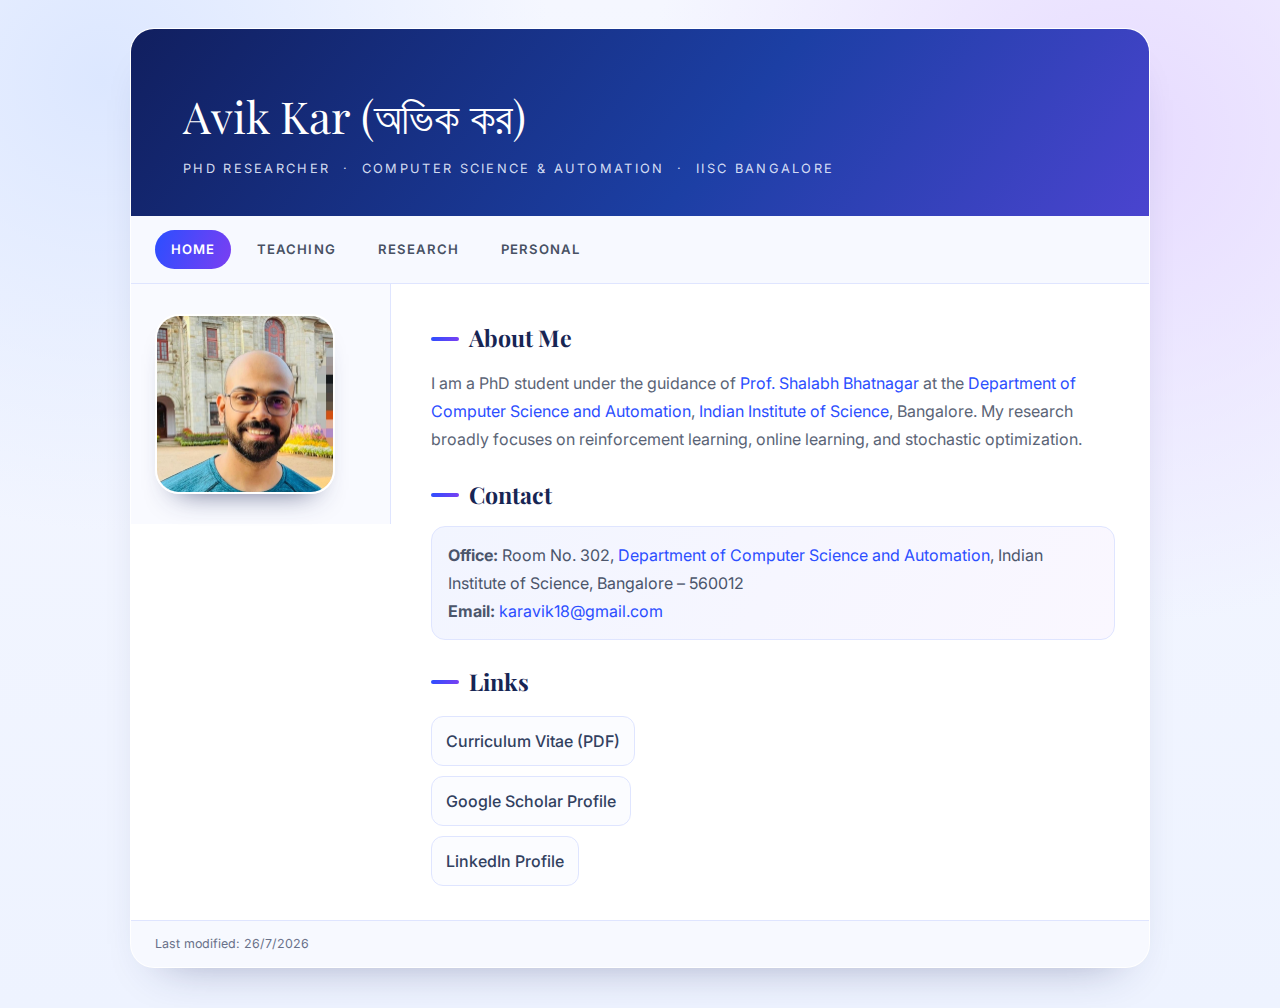
<file: index.html>
<!DOCTYPE html>
<html lang="en" xmlns="http://www.w3.org/1999/xhtml">
    <head>
        <title>Avik Kar | PhD Student, IISc Bangalore</title>
        <meta http-equiv="Content-Type" content="text/html; charset=utf-8" />
        <meta name="viewport" content="width=device-width, initial-scale=1.0" />
        <link rel="stylesheet" type="text/css" href="style.css"/>
        <meta content="Avik Kar" name="author">
        <meta name="keywords" content="Avik, Kar, ece, mathematics, iisc, reinforcement learning, markov decision processes, bandits, online learning">
        <meta name="description" content="Avik Kar – PhD Student at the Department of Computer Science and Automation, Indian Institute of Science, Bangalore.">
        <link rel="shortcut icon" href="favicon.ico" type="image/icon">
        <link rel="icon" href="favicon.ico" type="image/icon">
    </head>
    <body>
        <div id="container">

            <!-- ===== HEADER ===== -->
            <div id="header">
                <div id="header-name">Avik Kar (অভিক কর)</div>
                <div id="header-title">PhD Researcher &nbsp;·&nbsp; Computer Science &amp; Automation &nbsp;·&nbsp; IISc Bangalore</div>
            </div>

            <!-- ===== NAVIGATION ===== -->
            <div id="menu">
                <a href="index.html" class="active">Home</a>
                <a href="./ta/index.html">Teaching</a>
                <a href="./research/index.html">Research</a>
                <a href="./personal/index.html">Personal</a>
            </div>

            <!-- ===== BODY WRAPPER ===== -->
            <div id="body-wrapper">

                <!-- Sidebar -->
                <div id="sidebar">
                    <img src="./assets/avik_2.png" alt="Photo of Avik Kar" />
                </div>

                <!-- Main Content -->
                <div id="main">
                    <h2>About Me</h2>
                    <div id="text">
                        <p>
                            I am a PhD student under the guidance of
                            <a href="https://www.csa.iisc.ac.in/~shalabh/" target="_blank" rel="noopener">Prof. Shalabh Bhatnagar</a>
                            at the <a href="http://csa.iisc.ac.in/" target="_blank" rel="noopener">Department of Computer Science and Automation</a>,
                            <a href="https://iisc.ac.in/" target="_blank" rel="noopener">Indian Institute of Science</a>, Bangalore.
                            My research broadly focuses on reinforcement learning, online learning, and stochastic optimization.
                        </p>
                    </div>

                    <h2>Contact</h2>
                    <div class="contact-block">
                        <strong>Office:</strong> Room No. 302,
                        <a href="http://csa.iisc.ac.in/" target="_blank" rel="noopener">Department of Computer Science and Automation</a>,
                        Indian Institute of Science, Bangalore – 560012<br>
                        <strong>Email:</strong> <a href="mailto:karavik18@gmail.com" target="_blank" rel="noopener">karavik18@gmail.com</a>
                    </div>

                    <h2>Links</h2>
                    <div class="profile-links">
                        <span class="profile-link-item">
                            <a href="./assets/AvikKar_CV.pdf" target="_blank" rel="noopener">Curriculum Vitae (PDF)</a>
                        </span>
                        <span class="profile-link-item">
                            <a href="https://scholar.google.co.in/citations?hl=en&user=Nsj1CQ8AAAAJ" target="_blank" rel="noopener">Google Scholar Profile</a>
                        </span>
                        <span class="profile-link-item">
                            <a href="https://www.linkedin.com/in/karavik18" target="_blank" rel="noopener">LinkedIn Profile</a>
                        </span>
                    </div>
                </div>
            </div><!-- /#body-wrapper -->

            <!-- ===== FOOTER ===== -->
            <div id="footer">
                <script>
                    var datUpdated = new Date(document.lastModified);
                    var datMonth = datUpdated.getMonth() + 1;
                    var datDate  = datUpdated.getDate();
                    var datYear  = datUpdated.getFullYear();
                    document.write("Last modified: " + datDate + "/" + datMonth + "/" + datYear);
                </script>
            </div>

        </div><!-- /#container -->
    </body>
</html>
</file>
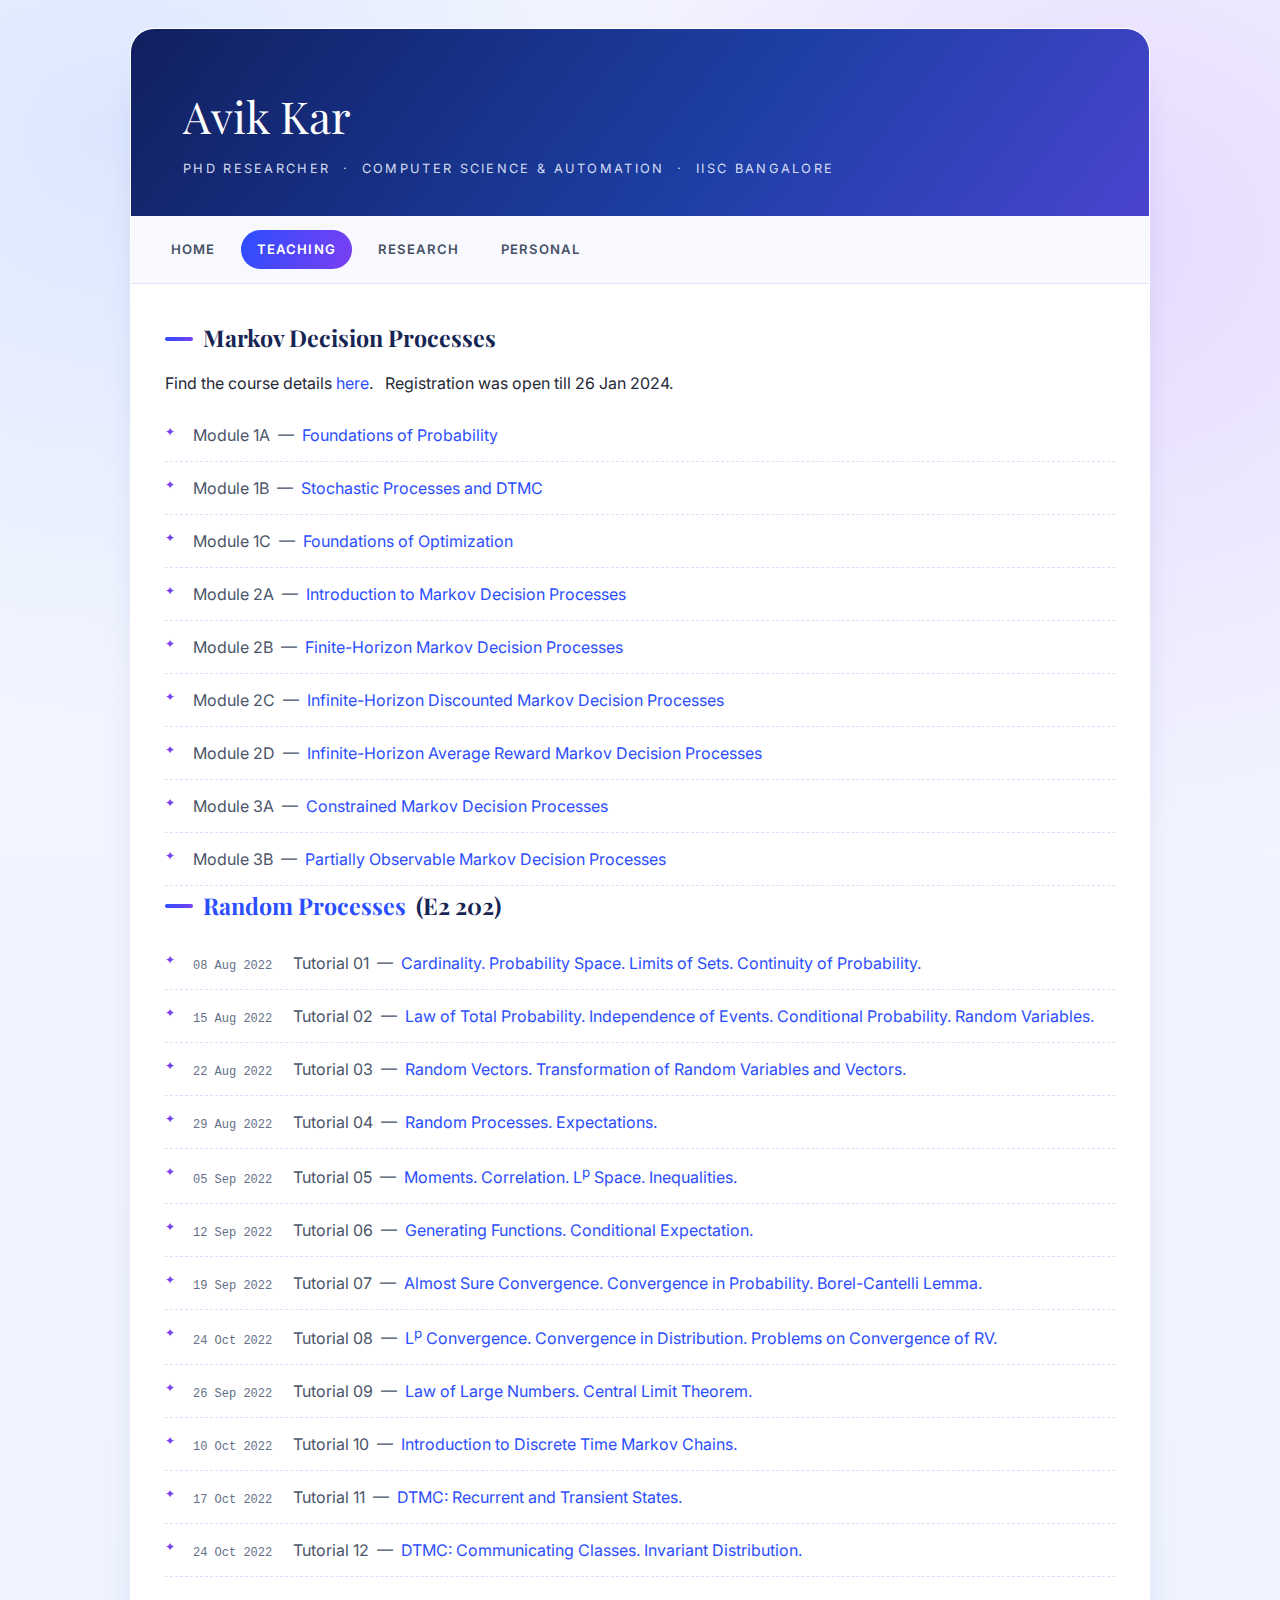
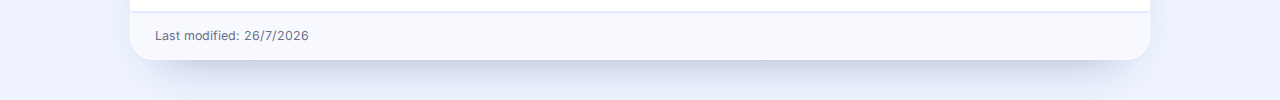
<file: ta/index.html>
<!DOCTYPE html>
<html lang="en" xmlns="http://www.w3.org/1999/xhtml">
<head>
    <title>Teaching | Avik Kar</title>
    <meta http-equiv="Content-Type" content="text/html; charset=utf-8" />
    <meta name="viewport" content="width=device-width, initial-scale=1.0" />
    <link rel="stylesheet" type="text/css" href="style.css"/>
    <meta content="Avik Kar" name="author">
    <meta name="keywords" content="Avik, Kar, iisc, MDP, random processes, teaching, tutorials">
    <meta name="description" content="Teaching page of Avik Kar – Course materials and tutorials.">
    <link rel="shortcut icon" href="favicon.ico" type="image/icon">
    <link rel="icon" href="favicon.ico" type="image/icon">
</head>
<body>
<div id="container">

    <!-- ===== HEADER ===== -->
    <div id="header">
        <div id="header-name">Avik Kar</div>
        <div id="header-title">PhD Researcher &nbsp;·&nbsp; Computer Science &amp; Automation &nbsp;·&nbsp; IISc Bangalore</div>
    </div>

    <!-- ===== NAVIGATION ===== -->
    <div id="menu">
        <a href="../index.html">Home</a>
        <a href="../ta/index.html" class="active">Teaching</a>
        <a href="../research/index.html">Research</a>
        <a href="../personal/index.html">Personal</a>
    </div>

    <div id="main">
        <!-- ===== COURSE 1: MDP ===== -->
        <section class="course-section">
            <h2>Markov Decision Processes</h2>
            <p class="course-note">
                Find the course details
                <a href="https://isssonline.in/wp-content/uploads/2024/01/PMRF_ISSSflyer_MDP-IIAvik-Kar.pdf" target="_blank" rel="noopener">here</a>.
                &nbsp; Registration was open till 26 Jan 2024.
            </p>
            <div id="text">
                <ul>
                    <li>Module 1A &nbsp;—&nbsp; <a href="./lectures_mdp/mod_1a.pdf">Foundations of Probability</a></li>
                    <li>Module 1B &nbsp;—&nbsp; <a href="./lectures_mdp/mod_1b.pdf">Stochastic Processes and DTMC</a></li>
                    <li>Module 1C &nbsp;—&nbsp; <a href="./lectures_mdp/mod_1c.pdf">Foundations of Optimization</a></li>
                    <li>Module 2A &nbsp;—&nbsp; <a href="./lectures_mdp/mod_2a.pdf">Introduction to Markov Decision Processes</a></li>
                    <li>Module 2B &nbsp;—&nbsp; <a href="./lectures_mdp/mod_2b.pdf">Finite-Horizon Markov Decision Processes</a></li>
                    <li>Module 2C &nbsp;—&nbsp; <a href="./lectures_mdp/mod_2c.pdf">Infinite-Horizon Discounted Markov Decision Processes</a></li>
                    <li>Module 2D &nbsp;—&nbsp; <a href="./lectures_mdp/mod_2d.pdf">Infinite-Horizon Average Reward Markov Decision Processes</a></li>
                    <li>Module 3A &nbsp;—&nbsp; <a href="./lectures_mdp/mod_3a.pdf">Constrained Markov Decision Processes</a></li>
                    <li>Module 3B &nbsp;—&nbsp; <a href="./lectures_mdp/mod_3b.pdf">Partially Observable Markov Decision Processes</a></li>
                </ul>
            </div>
        </section>

        <!-- ===== COURSE 2: Random Processes ===== -->
        <section class="course-section">
            <h2><a href="https://ece.iisc.ac.in/~parimal/2022/random/">Random Processes</a> <span class="course-code">(E2 202)</span></h2>
            <div id="text">
                <ul>
                    <li><span class="tut-date">08 Aug 2022</span> Tutorial 01 &nbsp;—&nbsp; <a href="./tutorials_rp/tut_01.pdf">Cardinality. Probability Space. Limits of Sets. Continuity of Probability.</a></li>
                    <li><span class="tut-date">15 Aug 2022</span> Tutorial 02 &nbsp;—&nbsp; <a href="./tutorials_rp/tut_02.pdf">Law of Total Probability. Independence of Events. Conditional Probability. Random Variables.</a></li>
                    <li><span class="tut-date">22 Aug 2022</span> Tutorial 03 &nbsp;—&nbsp; <a href="./tutorials_rp/tut_03.pdf">Random Vectors. Transformation of Random Variables and Vectors.</a></li>
                    <li><span class="tut-date">29 Aug 2022</span> Tutorial 04 &nbsp;—&nbsp; <a href="./tutorials_rp/tut_04.pdf">Random Processes. Expectations.</a></li>
                    <li><span class="tut-date">05 Sep 2022</span> Tutorial 05 &nbsp;—&nbsp; <a href="./tutorials_rp/tut_05.pdf">Moments. Correlation. L<sup>p</sup> Space. Inequalities.</a></li>
                    <li><span class="tut-date">12 Sep 2022</span> Tutorial 06 &nbsp;—&nbsp; <a href="./tutorials_rp/tut_06.pdf">Generating Functions. Conditional Expectation.</a></li>
                    <li><span class="tut-date">19 Sep 2022</span> Tutorial 07 &nbsp;—&nbsp; <a href="./tutorials_rp/tut_07.pdf">Almost Sure Convergence. Convergence in Probability. Borel-Cantelli Lemma.</a></li>
                    <li><span class="tut-date">24 Oct 2022</span> Tutorial 08 &nbsp;—&nbsp; <a href="./tutorials_rp/tut_08.pdf">L<sup>p</sup> Convergence. Convergence in Distribution. Problems on Convergence of RV.</a></li>
                    <li><span class="tut-date">26 Sep 2022</span> Tutorial 09 &nbsp;—&nbsp; <a href="./tutorials_rp/tut_09.pdf">Law of Large Numbers. Central Limit Theorem.</a></li>
                    <li><span class="tut-date">10 Oct 2022</span> Tutorial 10 &nbsp;—&nbsp; <a href="./tutorials_rp/tut_10.pdf">Introduction to Discrete Time Markov Chains.</a></li>
                    <li><span class="tut-date">17 Oct 2022</span> Tutorial 11 &nbsp;—&nbsp; <a href="./tutorials_rp/tut_11.pdf">DTMC: Recurrent and Transient States.</a></li>
                    <li><span class="tut-date">24 Oct 2022</span> Tutorial 12 &nbsp;—&nbsp; <a href="./tutorials_rp/tut_12.pdf">DTMC: Communicating Classes. Invariant Distribution.</a></li>
                </ul>
            </div>
        </section>
        </div>

    <!-- ===== FOOTER ===== -->
    <div id="footer">
        <script>
            var datUpdated = new Date(document.lastModified);
            var datMonth = datUpdated.getMonth() + 1;
            var datDate  = datUpdated.getDate();
            var datYear  = datUpdated.getFullYear();
            document.write("Last modified: " + datDate + "/" + datMonth + "/" + datYear);
        </script>
    </div>

</div><!-- /#container -->
</body>
</html>
</file>
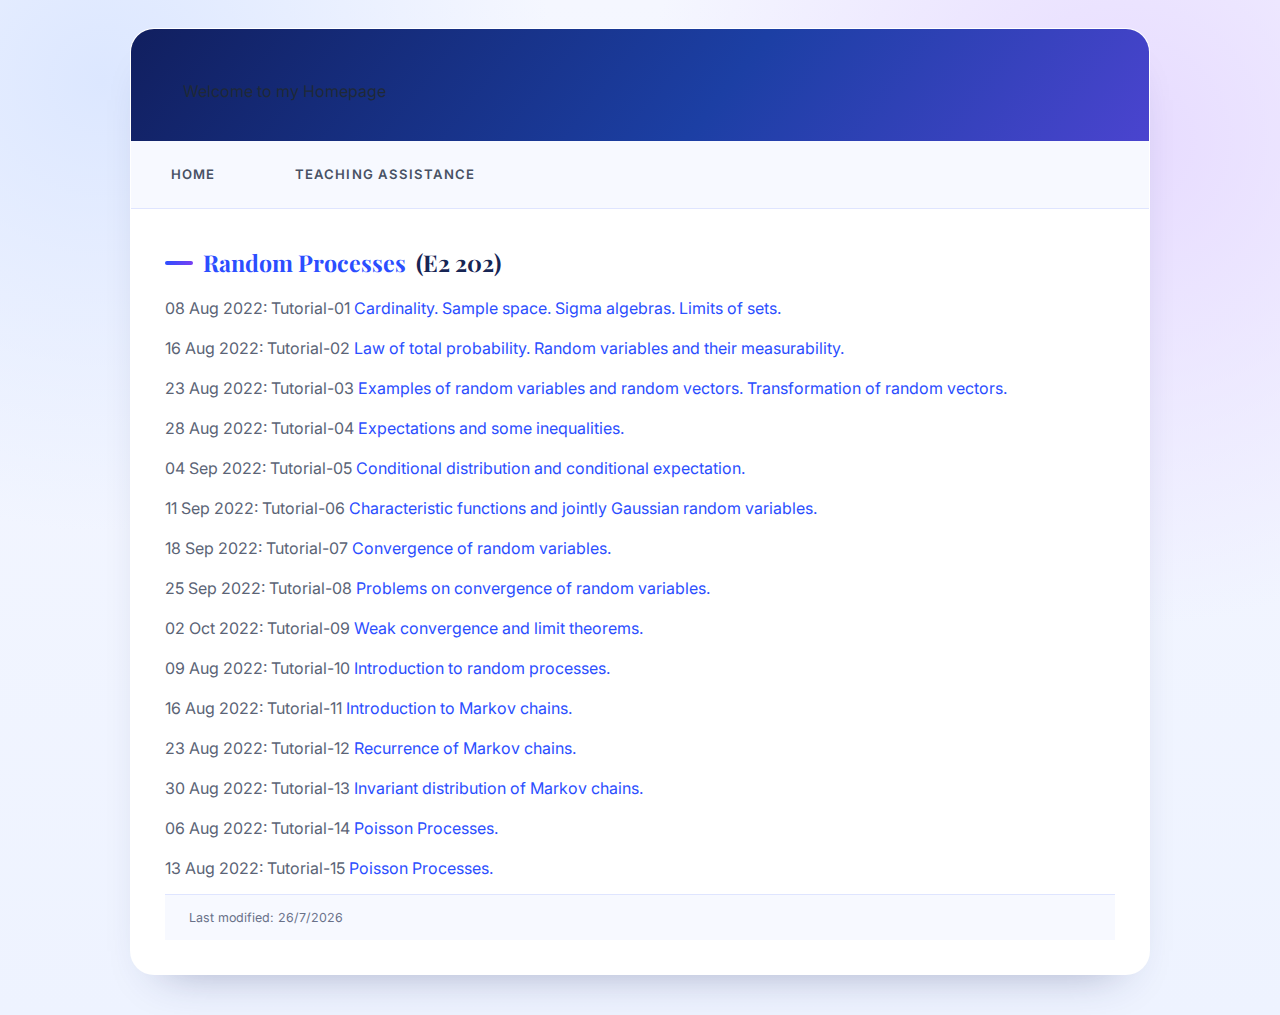
<file: teaching.html>
<!DOCTYPE html PUBLIC "-//W3C//DTD XHTML 1.0 Transitional//EN" "http://www.w3.org/TR/xhtml1/DTD/xhtml1-transitional.dtd">
<html xmlns="http://www.w3.org/1999/xhtml">
<head>
<title>Avik Kar</title>
<meta http-equiv="Content-Type" content="text/html; charset=utf-8" />
<link rel="stylesheet" type="text/css" href="style.css"/>
<meta content="Avik Kar" name="author">
    <meta name="keywords" content="Avik, Kar, ece,
      mathematics, iisc, herstein, solutions, group, ring, rudin, walter, Real, complex, analysis, functional">
    <link rel="shortcut icon" href="favicon.ico" type="image/icon">
    <link rel="icon" href="favicon.ico" type="image/icon">
</head>
<body>
<div id="container">
  <div id="header"> Welcome to my Homepage</div>
  <div id="menu"> <a href="index.html">HOME</a> &nbsp; &nbsp; &nbsp; &nbsp; <a href=".\ta\teaching.html">TEACHING ASSISTANCE</a> </div>
  <div id="main">
    <h2><a href ="https://ece.iisc.ac.in/~parimal/2022/random/">Random Processes </a> (E2 202)</h2>
<div id="text">
    <p>08 Aug 2022: Tutorial-01 <a href=".\assets\tutorials_rp\tutorial_01.pdf"> Cardinality. Sample space. Sigma algebras. Limits of sets. </a></p>
	<p>16 Aug 2022: Tutorial-02 <a href=".\assets\tutorials_rp\tutorial_02.pdf"> Law of total probability. Random variables and their measurability. </a></p>
	<p>23 Aug 2022: Tutorial-03 <a href=".\assets\tutorials_rp\tutorial_03.pdf"> Examples of random variables and random vectors. Transformation of random vectors. </a></p>
	<p>28 Aug 2022: Tutorial-04 <a href=".\assets\tutorials_rp\tutorial_04.pdf"> Expectations and some inequalities. </a></p>
	<p>04 Sep 2022: Tutorial-05 <a href=".\assets\tutorials_rp\tutorial_05.pdf"> Conditional distribution and conditional expectation. </a></p>
	<p>11 Sep 2022: Tutorial-06 <a href=".\assets\tutorials_rp\tutorial_06.pdf"> Characteristic functions and jointly Gaussian random variables. </a></p>
	<p>18 Sep 2022: Tutorial-07 <a href=".\assets\tutorials_rp\tutorial_07.pdf"> Convergence of random variables. </a></p>
	<p>25 Sep 2022: Tutorial-08 <a href=".\assets\tutorials_rp\tutorial_08.pdf"> Problems on convergence of random variables. </a></p>
	<p>02 Oct 2022: Tutorial-09 <a href=".\assets\tutorials_rp\tutorial_09.pdf"> Weak convergence and limit theorems. </a></p>
	<p>09 Aug 2022: Tutorial-10 <a href=".\assets\tutorials_rp\tutorial_10.pdf"> Introduction to random processes. </a></p>
	<p>16 Aug 2022: Tutorial-11 <a href=".\assets\tutorials_rp\tutorial_11.pdf"> Introduction to Markov chains. </a></p>
	<p>23 Aug 2022: Tutorial-12 <a href=".\assets\tutorials_rp\tutorial_12.pdf"> Recurrence of Markov chains. </a></p>
	<p>30 Aug 2022: Tutorial-13 <a href=".\assets\tutorials_rp\tutorial_13.pdf"> Invariant distribution of Markov chains. </a></p>
	<p>06 Aug 2022: Tutorial-14 <a href=".\assets\tutorials_rp\tutorial_14.pdf"> Poisson Processes. </a></p>
	<p>13 Aug 2022: Tutorial-15 <a href=".\assets\tutorials_rp\tutorial_15.pdf"> Poisson Processes. </a></p>
</div>
  <div id="footer"><script>
datUpdated = new Date(document.lastModified) ;
datMonth = datUpdated.getMonth() + 1 ;
datDate = datUpdated.getDate() ;
datYear = datUpdated.getYear() + 1900;
document.write("Last modified: " + datDate + "/" + datMonth + "/" + datYear);
</script></div>
</div>
</body>
</html>
</file>
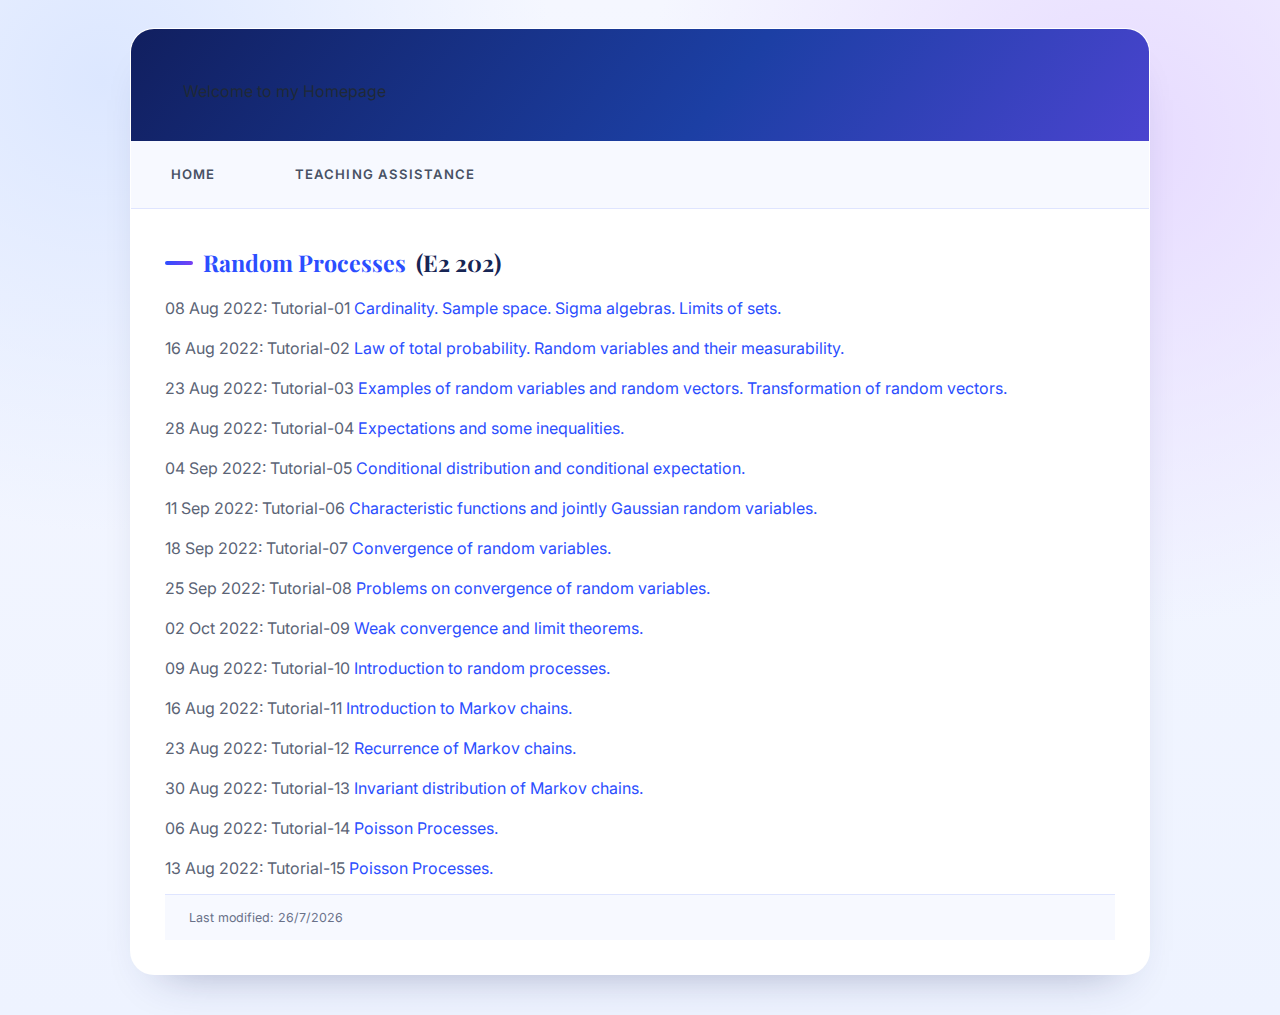
<file: ta/teaching.html>
<!DOCTYPE html PUBLIC "-//W3C//DTD XHTML 1.0 Transitional//EN" "http://www.w3.org/TR/xhtml1/DTD/xhtml1-transitional.dtd">
<html xmlns="http://www.w3.org/1999/xhtml">
<head>
<title>Avik Kar</title>
<meta http-equiv="Content-Type" content="text/html; charset=utf-8" />
<link rel="stylesheet" type="text/css" href="style.css"/>
<meta content="Avik Kar" name="author">
    <meta name="keywords" content="Avik, Kar, ece,
      mathematics, iisc, herstein, solutions, group, ring, rudin, walter, Real, complex, analysis, functional">
    <link rel="shortcut icon" href="favicon.ico" type="image/icon">
    <link rel="icon" href="favicon.ico" type="image/icon">
</head>
<body>
<div id="container">
  <div id="header"> Welcome to my Homepage</div>
  <div id="menu"> <a href="..\index.html">HOME</a> &nbsp; &nbsp; &nbsp; &nbsp; <a href=".\teaching.html">TEACHING ASSISTANCE</a> </div>
  <div id="main">
    <h2><a href ="https://ece.iisc.ac.in/~parimal/2022/random/">Random Processes </a> (E2 202)</h2>
<div id="text">
    <p>08 Aug 2022: Tutorial-01 <a href=".\tutorials_rp\tutorial_01.pdf"> Cardinality. Sample space. Sigma algebras. Limits of sets. </a></p>
	<p>16 Aug 2022: Tutorial-02 <a href=".\tutorials_rp\tutorial_02.pdf"> Law of total probability. Random variables and their measurability. </a></p>
	<p>23 Aug 2022: Tutorial-03 <a href=".\tutorials_rp\tutorial_03.pdf"> Examples of random variables and random vectors. Transformation of random vectors. </a></p>
	<p>28 Aug 2022: Tutorial-04 <a href=".\tutorials_rp\tutorial_04.pdf"> Expectations and some inequalities. </a></p>
	<p>04 Sep 2022: Tutorial-05 <a href=".\tutorials_rp\tutorial_05.pdf"> Conditional distribution and conditional expectation. </a></p>
	<p>11 Sep 2022: Tutorial-06 <a href=".\tutorials_rp\tutorial_06.pdf"> Characteristic functions and jointly Gaussian random variables. </a></p>
	<p>18 Sep 2022: Tutorial-07 <a href=".\tutorials_rp\tutorial_07.pdf"> Convergence of random variables. </a></p>
	<p>25 Sep 2022: Tutorial-08 <a href=".\tutorials_rp\tutorial_08.pdf"> Problems on convergence of random variables. </a></p>
	<p>02 Oct 2022: Tutorial-09 <a href=".\tutorials_rp\tutorial_09.pdf"> Weak convergence and limit theorems. </a></p>
	<p>09 Aug 2022: Tutorial-10 <a href=".\tutorials_rp\tutorial_10.pdf"> Introduction to random processes. </a></p>
	<p>16 Aug 2022: Tutorial-11 <a href=".\tutorials_rp\tutorial_11.pdf"> Introduction to Markov chains. </a></p>
	<p>23 Aug 2022: Tutorial-12 <a href=".\tutorials_rp\tutorial_12.pdf"> Recurrence of Markov chains. </a></p>
	<p>30 Aug 2022: Tutorial-13 <a href=".\tutorials_rp\tutorial_13.pdf"> Invariant distribution of Markov chains. </a></p>
	<p>06 Aug 2022: Tutorial-14 <a href=".\tutorials_rp\tutorial_14.pdf"> Poisson Processes. </a></p>
	<p>13 Aug 2022: Tutorial-15 <a href=".\tutorials_rp\tutorial_15.pdf"> Poisson Processes. </a></p>
</div>
  <div id="footer"><script>
datUpdated = new Date(document.lastModified) ;
datMonth = datUpdated.getMonth() + 1 ;
datDate = datUpdated.getDate() ;
datYear = datUpdated.getYear() + 1900;
document.write("Last modified: " + datDate + "/" + datMonth + "/" + datYear);
</script></div>
</div>
</body>
</html>
</file>
<file: style.css>
@import url('https://fonts.googleapis.com/css2?family=Inter:wght@300;400;500;600;700&family=Playfair+Display:wght@500;600;700&display=swap');

:root {
    --bg: #f5f7ff;
    --bg-accent: #eef3ff;
    --surface: #ffffff;
    --text: #1f2937;
    --muted: #5b6476;
    --primary: #2b4eff;
    --primary-soft: #e9edff;
    --secondary: #7b3ff2;
    --border: #dfe5ff;
    --shadow: 0 24px 45px -32px rgba(33, 43, 96, 0.45);
}

* { box-sizing: border-box; }

body {
    margin: 0;
    font-family: 'Inter', sans-serif;
    color: var(--text);
    background:
        radial-gradient(circle at 8% 8%, #dce7ff 0%, transparent 30%),
        radial-gradient(circle at 88% 14%, #e7dbff 0%, transparent 34%),
        linear-gradient(180deg, var(--bg) 0%, var(--bg-accent) 100%);
    line-height: 1.75;
}

a {
    color: var(--primary);
    text-decoration: none;
}

a:hover { color: var(--secondary); text-decoration: underline; }

#container {
    width: min(1020px, calc(100vw - 36px));
    margin: 28px auto 40px;
    border-radius: 24px;
    overflow: hidden;
    background: var(--surface);
    border: 1px solid rgba(255, 255, 255, 0.75);
    box-shadow: var(--shadow);
}

#header {
    background: linear-gradient(128deg, #111f5f 0%, #1c3fa4 58%, #4a44cf 100%);
    padding: 48px 52px 36px;
}

#header-name {
    font-family: 'Playfair Display', serif;
    color: #fff;
    font-size: clamp(2rem, 4vw, 2.75rem);
    margin-bottom: 4px;
}

#header-title {
    color: rgba(234, 240, 255, 0.9);
    font-size: 0.8rem;
    text-transform: uppercase;
    letter-spacing: 0.18em;
}

#menu {
    display: flex;
    flex-wrap: wrap;
    align-items: center;
    gap: 10px;
    padding: 14px 24px;
    background: #f7f9ff;
    border-bottom: 1px solid var(--border);
}

#menu a {
    padding: 8px 16px;
    border-radius: 999px;
    font-size: 0.82rem;
    letter-spacing: 0.08em;
    text-transform: uppercase;
    font-weight: 600;
    color: #485164;
    transition: 0.2s ease;
}

#menu a:hover,
#menu a.active {
    color: #fff;
    background: linear-gradient(110deg, var(--primary), var(--secondary));
    text-decoration: none;
}

#body-wrapper {
    display: flex;
    gap: 6px;
    align-items: flex-start;
}

#sidebar {
    width: 260px;
    min-width: 260px;
    padding: 30px 24px;
    background: #f9faff;
    border-right: 1px solid var(--border);
}

#sidebar img {
    width: 180px;
    height: 180px;
    border-radius: 24px;
    object-fit: cover;
    display: block;
    border: 2px solid #fff;
    box-shadow: 0 18px 30px -22px rgba(35, 45, 93, 0.85);
}

#main {
    flex: 1;
    min-width: 0;
    padding: 34px;
    text-align: left;
}

h1, h2, h3 {
    font-family: 'Playfair Display', serif;
    color: #172554;
    margin: 0;
}

h2 {
    font-size: 1.45rem;
    margin: 22px 0 10px;
    display: flex;
    align-items: center;
    gap: 10px;
}

h2:first-child { margin-top: 0; }

h2::before {
    content: '';
    width: 28px;
    height: 4px;
    border-radius: 999px;
    background: linear-gradient(120deg, var(--primary), var(--secondary));
}

#text { color: var(--muted); }

p { margin: 0 0 12px; }

.contact-block {
    background: linear-gradient(120deg, #f2f5ff, #faf7ff);
    border: 1px solid var(--border);
    border-radius: 14px;
    padding: 14px 16px;
    color: #4b556b;
}

.profile-links {
    display: grid;
    gap: 10px;
    margin-top: 14px;
}

.profile-link-item a {
    display: inline-flex;
    align-items: center;
    gap: 8px;
    padding: 10px 14px;
    border-radius: 12px;
    border: 1px solid var(--border);
    background: #fbfcff;
    color: #32415f;
    font-weight: 500;
}

.profile-link-item a:hover {
    background: var(--primary-soft);
    text-decoration: none;
}

ul { margin: 0; padding: 0; }

#text ul,
#main ul { list-style: none; }

#text li,
#main li {
    padding: 12px 0 12px 24px;
    border-bottom: 1px dashed #d9e0fb;
    position: relative;
    color: #4b556a;
}

#text li::before,
#main li::before {
    content: '✦';
    position: absolute;
    left: 0;
    top: 12px;
    color: var(--secondary);
    font-size: 12px;
}

#footer {
    padding: 12px 24px;
    font-size: 0.78rem;
    color: #697189;
    background: #f7f9ff;
    border-top: 1px solid var(--border);
}

@media (max-width: 820px) {
    #body-wrapper { flex-direction: column; }
    #sidebar {
        width: 100%;
        min-width: 100%;
        border-right: 0;
        border-bottom: 1px solid var(--border);
        display: flex;
        justify-content: center;
    }
    #sidebar img { width: 150px; height: 150px; }
}

@media (max-width: 620px) {
    #container { width: calc(100vw - 16px); margin: 8px auto 20px; border-radius: 16px; }
    #header { padding: 32px 20px 24px; }
    #main { padding: 24px 18px; }
    #menu { padding: 12px 14px; gap: 8px; }
}
</file>
<file: ta/style.css>
@import url('../style.css');

#main {
    padding: 34px;
    border-bottom: 1px solid #e9eeff;
}

#main:last-of-type {
    border-bottom: none;
}

h4 {
    margin: 8px 0 16px;
    color: #5e6880;
    font-weight: 500;
}

#text li {
    padding-left: 28px;
}

.tut-date {
    font-family: ui-monospace, SFMono-Regular, Menlo, Monaco, Consolas, monospace;
    font-size: 0.75rem;
    color: #646f88;
    min-width: 96px;
    display: inline-block;
}
</file>
